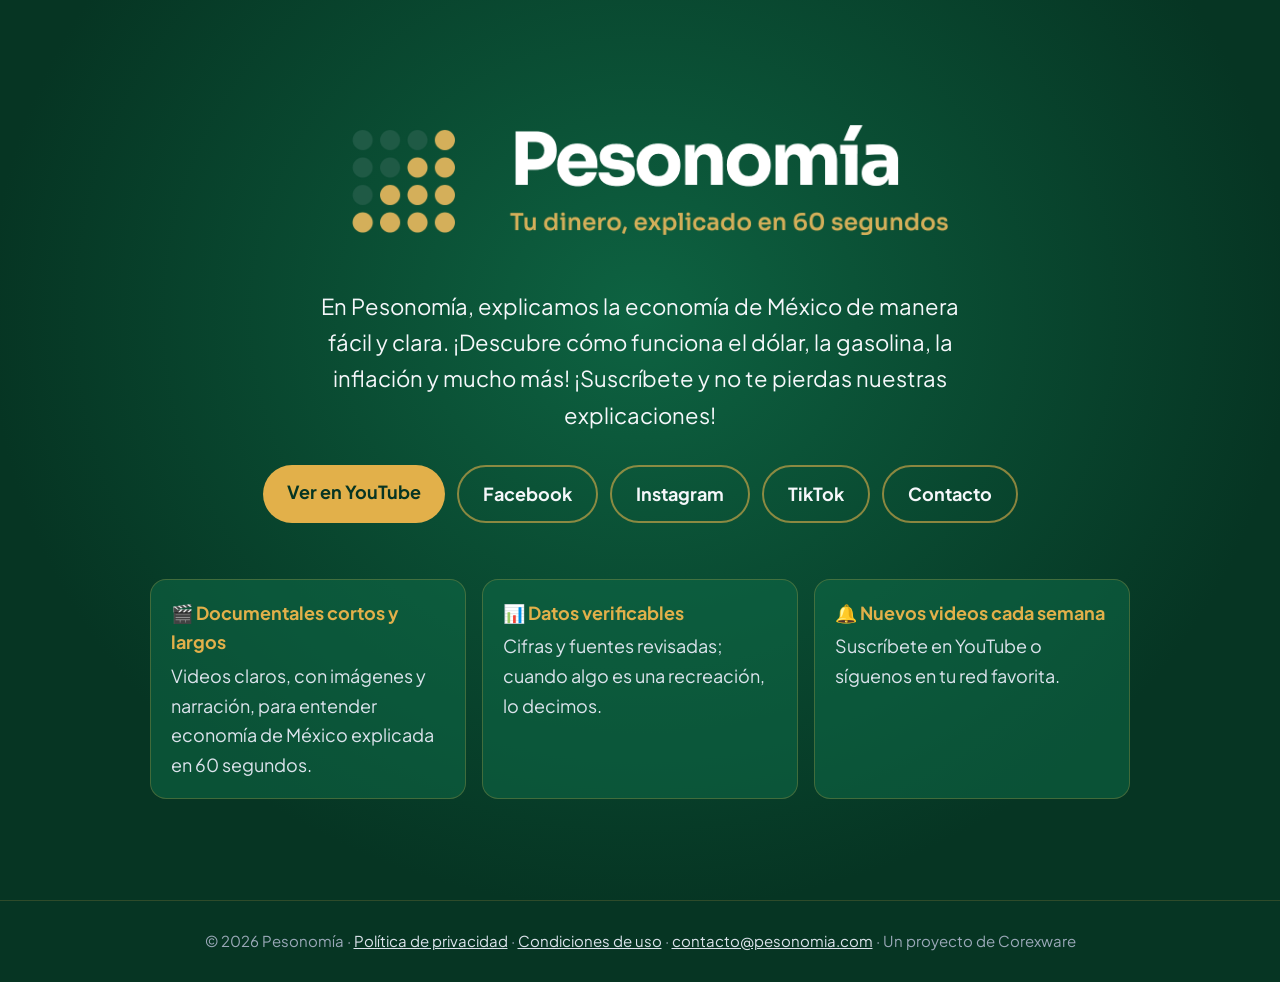
<file: index.html>
<!doctype html>
<html lang="es">
<head>
<meta charset="utf-8">
<meta name="viewport" content="width=device-width, initial-scale=1">
<title>Pesonomía · Tu dinero, explicado en 60 segundos</title>
<meta name="description" content="Pesonomía: economía de México explicada en 60 segundos: dólar, gasolina, inflación, tasas, salarios y precios, con datos oficiales (Banxico, INEGI) y gráficas claras.">
<meta property="og:title" content="Pesonomía · Tu dinero, explicado en 60 segundos">
<meta property="og:description" content="En Pesonomía, explicamos la economía de México de manera fácil y clara. ¡Descubre cómo funciona el dólar, la gasolina, la inflación y mucho más! ¡Suscríbete y no te pierdas nuestras explicaciones!">
<meta property="og:image" content="https://pesonomia.com/compartir.jpg">
<meta property="og:url" content="https://pesonomia.com/">
<link rel="icon" href="icono.png" type="image/png">
<link rel="apple-touch-icon" href="icono.png">
<link rel="preconnect" href="https://fonts.googleapis.com">
<link rel="preconnect" href="https://fonts.gstatic.com" crossorigin>
<link href="https://fonts.googleapis.com/css2?family=Plus+Jakarta+Sans:wght@400;700&display=swap" rel="stylesheet">
<link rel="stylesheet" href="estilo.css">
</head>
<body class="">
<section class="portada">
  <img class="logo" src="logo.png" alt="Pesonomía · Tu dinero, explicado en 60 segundos">
  <p class="gancho">En Pesonomía, explicamos la economía de México de manera fácil y clara. ¡Descubre cómo funciona el dólar, la gasolina, la inflación y mucho más! ¡Suscríbete y no te pierdas nuestras explicaciones!</p>
  <div class="botones">
    <a class="boton" href="https://www.youtube.com/@pesonomia" rel="noopener">Ver en YouTube</a>
    <a class="boton secundario" href="https://facebook.com/pesonomia" rel="noopener">Facebook</a>
    <a class="boton secundario" href="https://www.instagram.com/pesonomia.mx/" rel="noopener">Instagram</a>
    <a class="boton secundario" href="https://www.tiktok.com/@pesonomia.mx" rel="noopener">TikTok</a>
    <a class="boton secundario" href="mailto:contacto@pesonomia.com">Contacto</a>
  </div>
  <div class="temas">
    <div class="tema"><b>🎬 Documentales cortos y largos</b>Videos claros, con imágenes y narración, para entender economía de México explicada en 60 segundos.</div>
    <div class="tema"><b>📊 Datos verificables</b>Cifras y fuentes revisadas; cuando algo es una recreación, lo decimos.</div>
    <div class="tema"><b>🔔 Nuevos videos cada semana</b>Suscríbete en YouTube o síguenos en tu red favorita.</div>
  </div>
</section>
<footer>© 2026 Pesonomía · <a href="privacidad.html">Política de privacidad</a> · <a href="terminos.html">Condiciones de uso</a> · <a href="mailto:contacto@pesonomia.com">contacto@pesonomia.com</a> · Un proyecto de Corexware</footer>
</body>
</html>
</file>
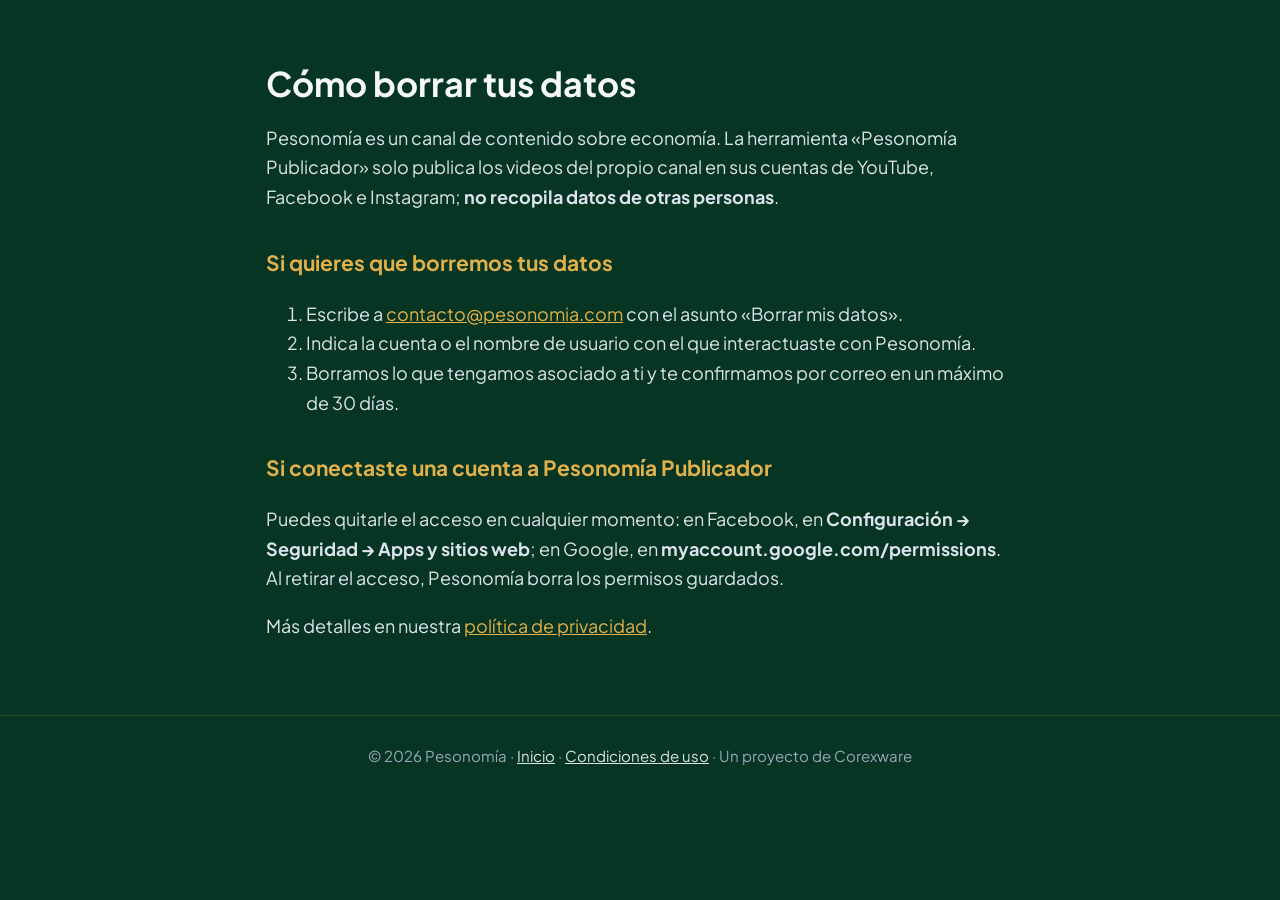
<file: borrar-datos.html>
<!doctype html>
<html lang="es">
<head>
<meta charset="utf-8">
<meta name="viewport" content="width=device-width, initial-scale=1">
<title>Borrar tus datos · Pesonomía</title>
<link rel="icon" href="icono.png" type="image/png">
<link rel="preconnect" href="https://fonts.googleapis.com">
<link rel="preconnect" href="https://fonts.gstatic.com" crossorigin>
<link href="https://fonts.googleapis.com/css2?family=Plus+Jakarta+Sans:wght@400;700&display=swap" rel="stylesheet">
<link rel="stylesheet" href="estilo.css">
</head>
<body class="">
<main class="legal">
<h1>Cómo borrar tus datos</h1>
<p>Pesonomía es un canal de contenido sobre economía. La herramienta «Pesonomía Publicador» solo publica los videos del propio canal en sus cuentas de YouTube, Facebook e Instagram; <b>no recopila datos de otras personas</b>.</p>
<h2>Si quieres que borremos tus datos</h2>
<ol>
<li>Escribe a <a href="mailto:contacto@pesonomia.com">contacto@pesonomia.com</a> con el asunto «Borrar mis datos».</li>
<li>Indica la cuenta o el nombre de usuario con el que interactuaste con Pesonomía.</li>
<li>Borramos lo que tengamos asociado a ti y te confirmamos por correo en un máximo de 30 días.</li>
</ol>
<h2>Si conectaste una cuenta a Pesonomía Publicador</h2>
<p>Puedes quitarle el acceso en cualquier momento: en Facebook, en <b>Configuración → Seguridad → Apps y sitios web</b>; en Google, en <b>myaccount.google.com/permissions</b>. Al retirar el acceso, Pesonomía borra los permisos guardados.</p>
<p>Más detalles en nuestra <a href="privacidad.html">política de privacidad</a>.</p>
</main>
<footer>© 2026 Pesonomía · <a href="index.html">Inicio</a> · <a href="terminos.html">Condiciones de uso</a> · Un proyecto de Corexware</footer>
</body>
</html>
</file>
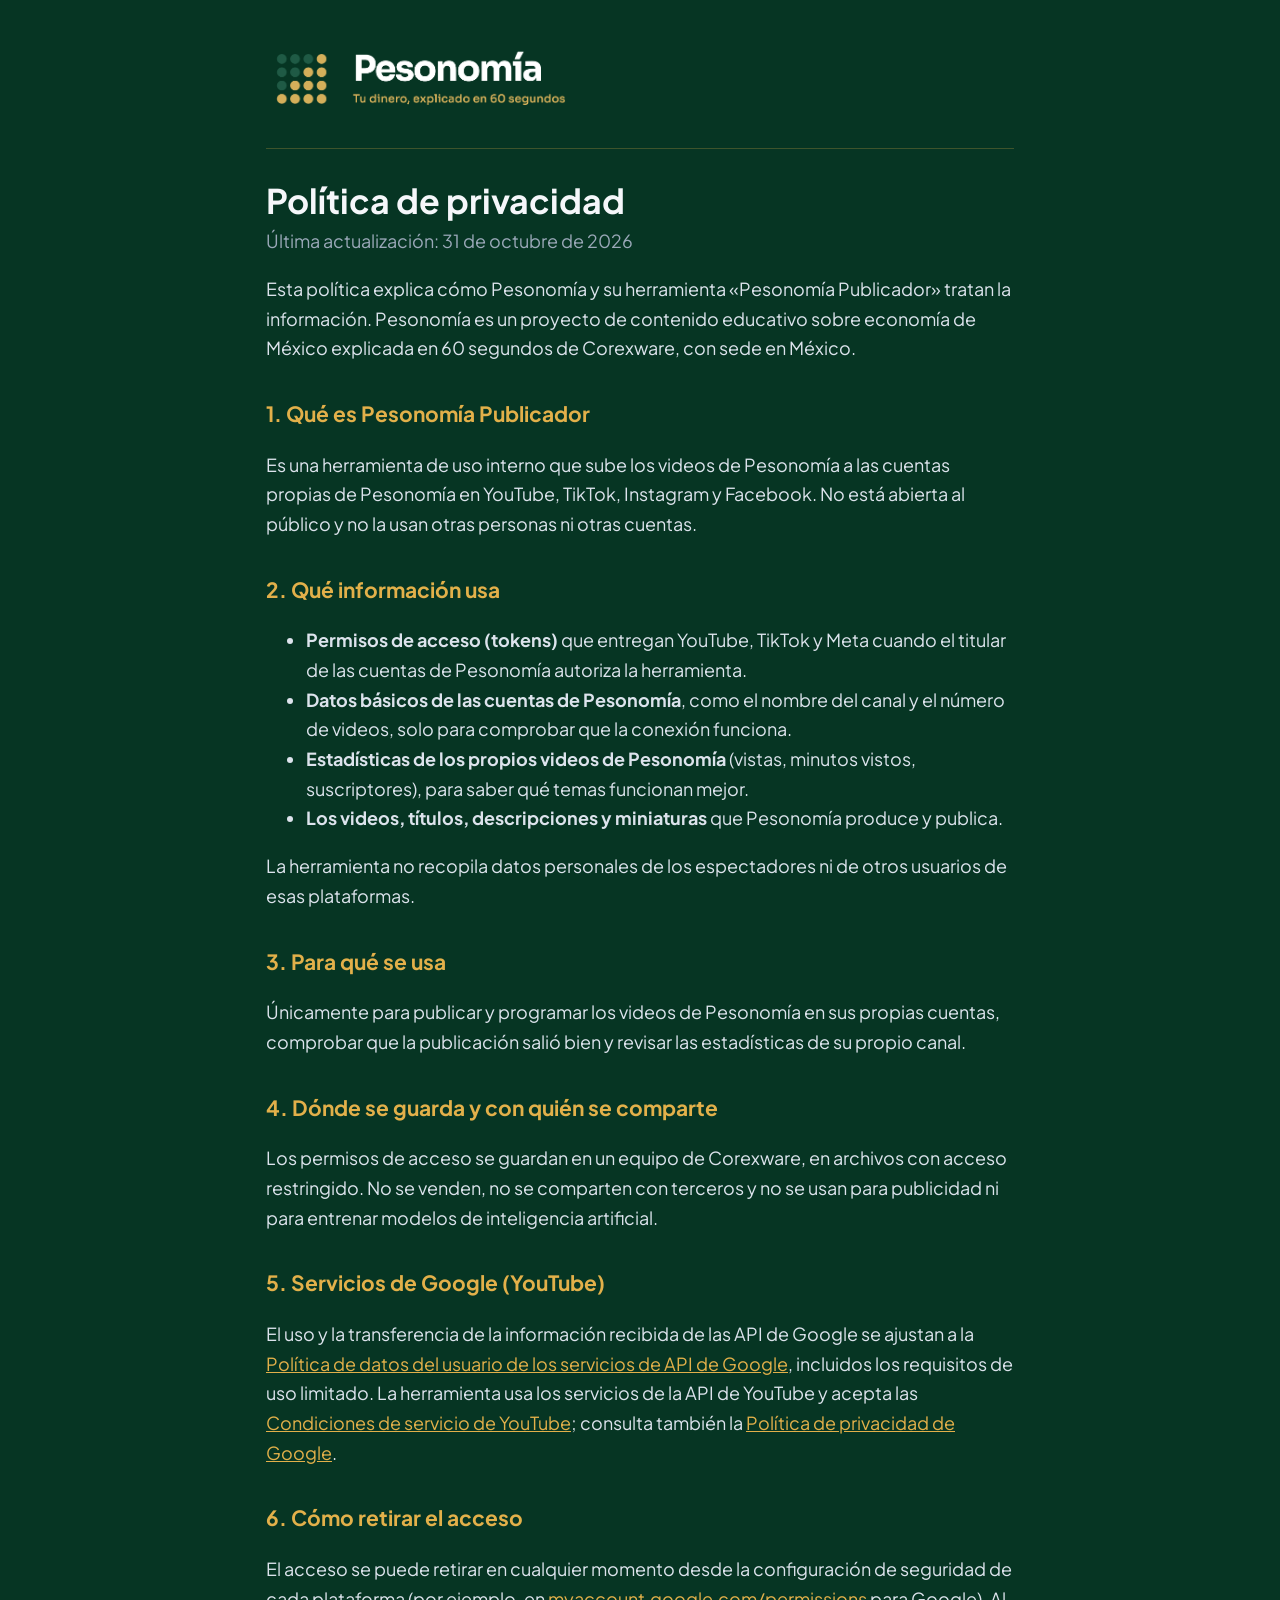
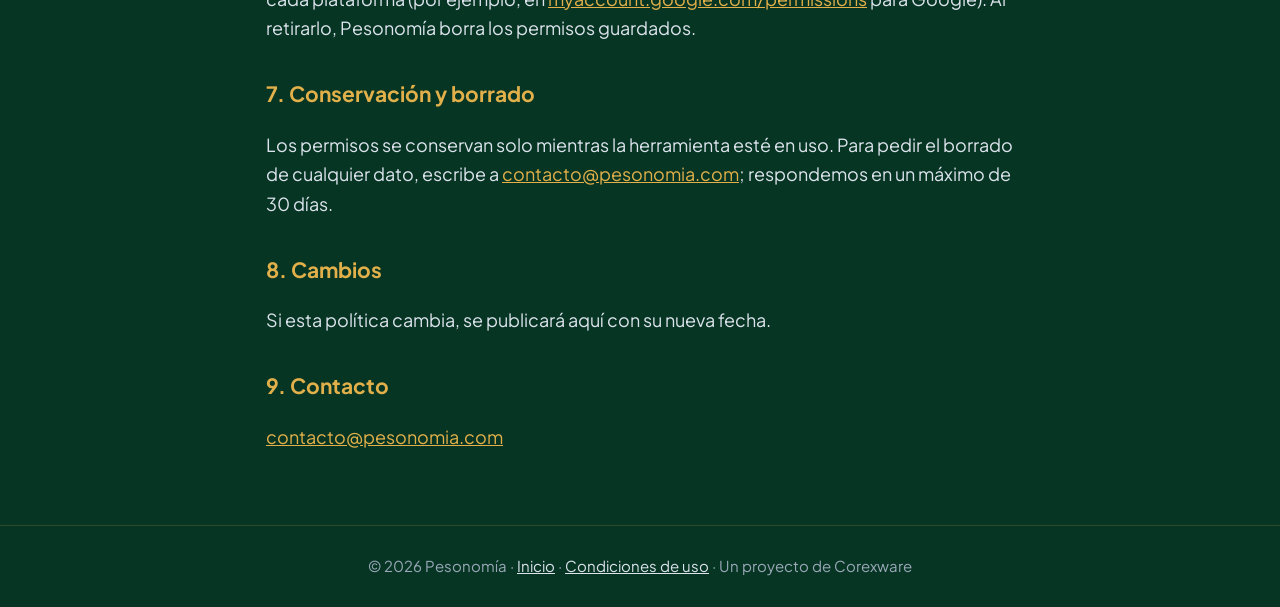
<file: privacidad.html>
<!doctype html>
<html lang="es">
<head>
<meta charset="utf-8">
<meta name="viewport" content="width=device-width, initial-scale=1">
<title>Política de privacidad · Pesonomía</title>
<link rel="icon" href="icono.png" type="image/png">
<link rel="preconnect" href="https://fonts.googleapis.com">
<link rel="preconnect" href="https://fonts.gstatic.com" crossorigin>
<link href="https://fonts.googleapis.com/css2?family=Plus+Jakarta+Sans:wght@400;700&display=swap" rel="stylesheet">
<link rel="stylesheet" href="estilo.css">
</head>
<body class="">
<main class="legal">
  <header><a href="index.html"><img src="logo.png" alt="Pesonomía"></a></header>

  <h1>Política de privacidad</h1>
  <p class="fecha">Última actualización: 31 de octubre de 2026</p>

  <p>Esta política explica cómo Pesonomía y su herramienta «Pesonomía Publicador» tratan la información. Pesonomía es un proyecto de contenido educativo sobre economía de México explicada en 60 segundos de Corexware, con sede en México.</p>

  <h2>1. Qué es Pesonomía Publicador</h2>
  <p>Es una herramienta de uso interno que sube los videos de Pesonomía a las cuentas propias de Pesonomía en YouTube, TikTok, Instagram y Facebook. No está abierta al público y no la usan otras personas ni otras cuentas.</p>

  <h2>2. Qué información usa</h2>
  <ul>
    <li><strong>Permisos de acceso (tokens)</strong> que entregan YouTube, TikTok y Meta cuando el titular de las cuentas de Pesonomía autoriza la herramienta.</li>
    <li><strong>Datos básicos de las cuentas de Pesonomía</strong>, como el nombre del canal y el número de videos, solo para comprobar que la conexión funciona.</li>
    <li><strong>Estadísticas de los propios videos de Pesonomía</strong> (vistas, minutos vistos, suscriptores), para saber qué temas funcionan mejor.</li>
    <li><strong>Los videos, títulos, descripciones y miniaturas</strong> que Pesonomía produce y publica.</li>
  </ul>
  <p>La herramienta no recopila datos personales de los espectadores ni de otros usuarios de esas plataformas.</p>

  <h2>3. Para qué se usa</h2>
  <p>Únicamente para publicar y programar los videos de Pesonomía en sus propias cuentas, comprobar que la publicación salió bien y revisar las estadísticas de su propio canal.</p>

  <h2>4. Dónde se guarda y con quién se comparte</h2>
  <p>Los permisos de acceso se guardan en un equipo de Corexware, en archivos con acceso restringido. No se venden, no se comparten con terceros y no se usan para publicidad ni para entrenar modelos de inteligencia artificial.</p>

  <h2>5. Servicios de Google (YouTube)</h2>
  <p>El uso y la transferencia de la información recibida de las API de Google se ajustan a la <a href="https://developers.google.com/terms/api-services-user-data-policy">Política de datos del usuario de los servicios de API de Google</a>, incluidos los requisitos de uso limitado. La herramienta usa los servicios de la API de YouTube y acepta las <a href="https://www.youtube.com/t/terms">Condiciones de servicio de YouTube</a>; consulta también la <a href="https://policies.google.com/privacy">Política de privacidad de Google</a>.</p>

  <h2>6. Cómo retirar el acceso</h2>
  <p>El acceso se puede retirar en cualquier momento desde la configuración de seguridad de cada plataforma (por ejemplo, en <a href="https://myaccount.google.com/permissions">myaccount.google.com/permissions</a> para Google). Al retirarlo, Pesonomía borra los permisos guardados.</p>

  <h2 id="borrado">7. Conservación y borrado</h2>
  <p>Los permisos se conservan solo mientras la herramienta esté en uso. Para pedir el borrado de cualquier dato, escribe a <a href="mailto:contacto@pesonomia.com">contacto@pesonomia.com</a>; respondemos en un máximo de 30 días.</p>

  <h2>8. Cambios</h2>
  <p>Si esta política cambia, se publicará aquí con su nueva fecha.</p>

  <h2>9. Contacto</h2>
  <p><a href="mailto:contacto@pesonomia.com">contacto@pesonomia.com</a></p>
</main>
<footer>© 2026 Pesonomía · <a href="index.html">Inicio</a> · <a href="terminos.html">Condiciones de uso</a> · Un proyecto de Corexware</footer>
</body>
</html>
</file>
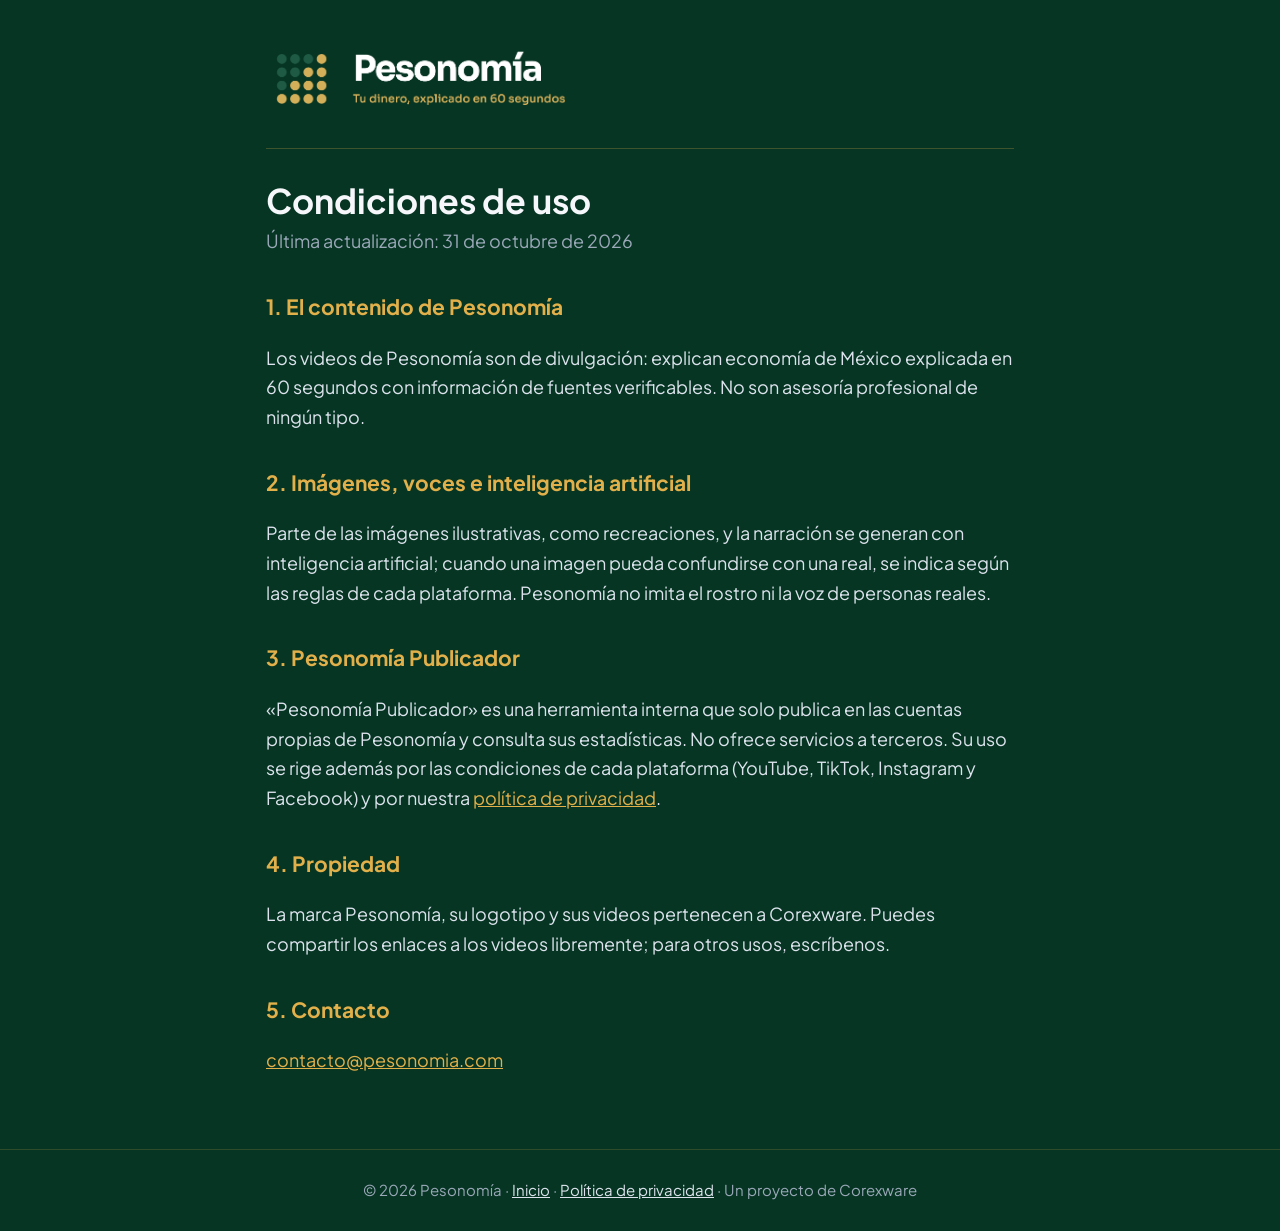
<file: terminos.html>
<!doctype html>
<html lang="es">
<head>
<meta charset="utf-8">
<meta name="viewport" content="width=device-width, initial-scale=1">
<title>Condiciones de uso · Pesonomía</title>
<link rel="icon" href="icono.png" type="image/png">
<link rel="preconnect" href="https://fonts.googleapis.com">
<link rel="preconnect" href="https://fonts.gstatic.com" crossorigin>
<link href="https://fonts.googleapis.com/css2?family=Plus+Jakarta+Sans:wght@400;700&display=swap" rel="stylesheet">
<link rel="stylesheet" href="estilo.css">
</head>
<body class="">
<main class="legal">
  <header><a href="index.html"><img src="logo.png" alt="Pesonomía"></a></header>

  <h1>Condiciones de uso</h1>
  <p class="fecha">Última actualización: 31 de octubre de 2026</p>

  <h2>1. El contenido de Pesonomía</h2>
  <p>Los videos de Pesonomía son de divulgación: explican economía de México explicada en 60 segundos con información de fuentes verificables. No son asesoría profesional de ningún tipo.</p>

  <h2>2. Imágenes, voces e inteligencia artificial</h2>
  <p>Parte de las imágenes ilustrativas, como recreaciones, y la narración se generan con inteligencia artificial; cuando una imagen pueda confundirse con una real, se indica según las reglas de cada plataforma. Pesonomía no imita el rostro ni la voz de personas reales.</p>

  <h2>3. Pesonomía Publicador</h2>
  <p>«Pesonomía Publicador» es una herramienta interna que solo publica en las cuentas propias de Pesonomía y consulta sus estadísticas. No ofrece servicios a terceros. Su uso se rige además por las condiciones de cada plataforma (YouTube, TikTok, Instagram y Facebook) y por nuestra <a href="privacidad.html">política de privacidad</a>.</p>

  <h2>4. Propiedad</h2>
  <p>La marca Pesonomía, su logotipo y sus videos pertenecen a Corexware. Puedes compartir los enlaces a los videos libremente; para otros usos, escríbenos.</p>

  <h2>5. Contacto</h2>
  <p><a href="mailto:contacto@pesonomia.com">contacto@pesonomia.com</a></p>
</main>
<footer>© 2026 Pesonomía · <a href="index.html">Inicio</a> · <a href="privacidad.html">Política de privacidad</a> · Un proyecto de Corexware</footer>
</body>
</html>
</file>
<file: estilo.css>
:root {
  --fondo: #063523;
  --fondo-2: #0F6B47;
  --acento: #E2B04A;
  --acento-2: #F6D27A;
  --claro: #F5F7FA;
  --texto: #DCE3EC;
  --suave: #9AA8B8;
}
* { box-sizing: border-box; }
html, body { margin: 0; }
body {
  background: var(--fondo);
  color: var(--texto);
  font-family: "Plus Jakarta Sans", system-ui, -apple-system, "Segoe UI", sans-serif;
  font-size: 18px;
  line-height: 1.65;
}
a { color: var(--acento); }
a:hover { color: var(--claro); }

/* Portada */
.portada {
  min-height: 100vh;
  display: flex;
  flex-direction: column;
  align-items: center;
  justify-content: center;
  text-align: center;
  padding: 48px 16px;
  background:
    radial-gradient(ellipse at 50% 35%, color-mix(in srgb, var(--fondo-2) 85%, transparent) 0%, var(--fondo) 72%);
}
.portada img.logo { width: min(620px, 92vw); height: auto; }
.portada p.gancho { max-width: 660px; font-size: clamp(18px, 2.4vw, 22px); color: var(--claro); margin: 28px auto 32px; }
.botones { display: flex; gap: 12px; flex-wrap: wrap; justify-content: center; }
.boton {
  display: inline-block;
  padding: 12px 24px;
  border-radius: 999px;
  font-weight: 700;
  text-decoration: none;
  background: var(--acento);
  color: var(--fondo);
}
.boton:hover { background: var(--claro); color: var(--fondo); }
.boton.secundario { background: transparent; color: var(--claro); border: 2px solid color-mix(in srgb, var(--acento) 60%, transparent); }
.boton.secundario:hover { border-color: var(--claro); }
.temas {
  display: grid;
  grid-template-columns: repeat(auto-fit, minmax(min(220px, 100%), 1fr));
  gap: 16px;
  width: 100%;
  max-width: 980px;
  margin: 56px auto 0;
  text-align: left;
}
.tema { background: color-mix(in srgb, var(--fondo-2) 55%, transparent); border: 1px solid color-mix(in srgb, var(--acento) 25%, transparent); border-radius: 16px; padding: 18px 20px; }
.tema b { display: block; color: var(--acento); margin-bottom: 4px; }

/* Páginas legales */
main.legal { max-width: 780px; margin: 0 auto; padding: 32px 16px 56px; }
main.legal header { padding: 8px 0 24px; border-bottom: 1px solid color-mix(in srgb, var(--acento) 25%, transparent); }
main.legal header img { width: 300px; max-width: 80vw; height: auto; }
main.legal h1 { color: var(--claro); font-size: 34px; line-height: 1.2; margin: 32px 0 4px; }
main.legal h2 { color: var(--acento); font-size: 21px; margin-top: 34px; }
.fecha { color: var(--suave); margin-top: 0; }

footer { text-align: center; color: var(--suave); font-size: 15px; padding: 28px 16px; border-top: 1px solid color-mix(in srgb, var(--acento) 18%, transparent); }
footer a { color: var(--texto); }

/* Apariencia clara */
body.claro { --claro: #0F172A; --texto: #273244; --suave: #5B6878; background: #F6F7F9; }
body.claro .portada { background: radial-gradient(ellipse at 50% 35%, color-mix(in srgb, var(--acento) 14%, #ffffff) 0%, #F6F7F9 70%); }
body.claro .boton { background: var(--fondo); color: #fff; }
body.claro .boton:hover { background: var(--acento); color: var(--fondo); }
body.claro .boton.secundario { color: var(--fondo); border-color: var(--fondo); background: transparent; }
body.claro .tema { background: #ffffff; border-color: #E2E6EC; }
body.claro .tema b { color: var(--fondo); }
body.claro a { color: var(--fondo); }
body.claro main.legal h2 { color: var(--fondo); }
/* Portada con el banner del canal de fondo */
body.con-banner .portada { background: linear-gradient(color-mix(in srgb, var(--fondo) 62%, transparent), color-mix(in srgb, var(--fondo) 88%, transparent) 70%, var(--fondo)), url("compartir.jpg") center / cover no-repeat; }
body.claro.con-banner .portada { background: linear-gradient(rgba(246, 247, 249, .62), rgba(246, 247, 249, .9) 70%, #F6F7F9), url("compartir.jpg") center / cover no-repeat; }
</file>
